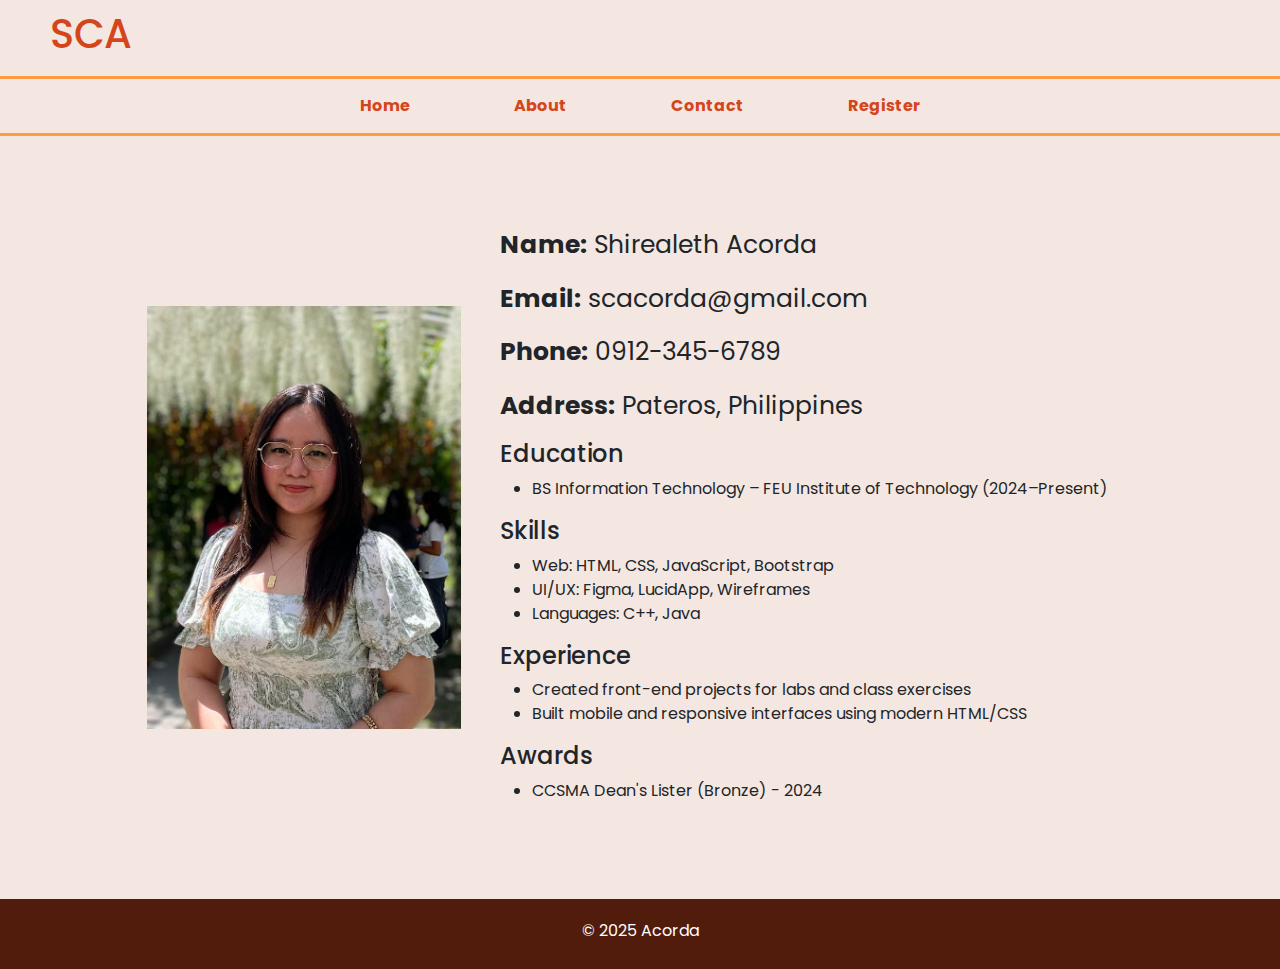
<file: about.html>
<!DOCTYPE html>
<html lang="en">
	<head>
		<meta charset="UTF-8">
		<meta name="viewport" content="width=device-width, initial-scale=1.0">
		<title>About - My Personal Website</title>
		<link href="https://cdn.jsdelivr.net/npm/bootstrap@5.3.3/dist/css/bootstrap.min.css" rel="stylesheet">
		<link href="https://fonts.googleapis.com/css2?family=Poppins&display=swap" rel="stylesheet">
		<link rel="stylesheet" href="style.css">
	</head>
	<body>
		<header>
			<h1>SCA</h1>
			<nav>
				<a class="menu" href="index.html">Home</a>
				<a class="menu" href="about.html">About</a>
				<a class="menu" href="contact.html">Contact</a>
				<a class="menu" href="register.html">Register</a>
			</nav>
		</header>
		<main>
			<section class = "contentcontainer">
				<div class = "aboutphoto">
					<img src = "aboutpic.png">
				</div>
				<div class = "aboutme">
					<p><strong>Name:</strong> Shirealeth Acorda</p>
					  <p><strong>Email:</strong> scacorda@gmail.com</p>
					  <p><strong>Phone:</strong> 0912-345-6789</p>
					  <p><strong>Address:</strong> Pateros, Philippines</p>

					  <h4>Education</h4>
					  <ul>
						<li>BS Information Technology – FEU Institute of Technology (2024–Present)</li>
					  </ul>

					  <h4>Skills</h4>
					  <ul>
						<li>Web: HTML, CSS, JavaScript, Bootstrap</li>
						<li>UI/UX: Figma, LucidApp, Wireframes</li>
						<li>Languages: C++, Java</li>
					  </ul>

					  <h4>Experience</h4>
					  <ul>
						<li>Created front-end projects for labs and class exercises</li>
						<li>Built mobile and responsive interfaces using modern HTML/CSS</li>
					  </ul>

					  <h4>Awards</h4>
					  <ul>
						<li>CCSMA Dean's Lister (Bronze) - 2024</li>
					  </ul>
				</div>
			</section>
		</main>
		<footer>
			<p class = "footertext">© 2025 Acorda</p>
		</footer>
	</body>
</html>
</file>
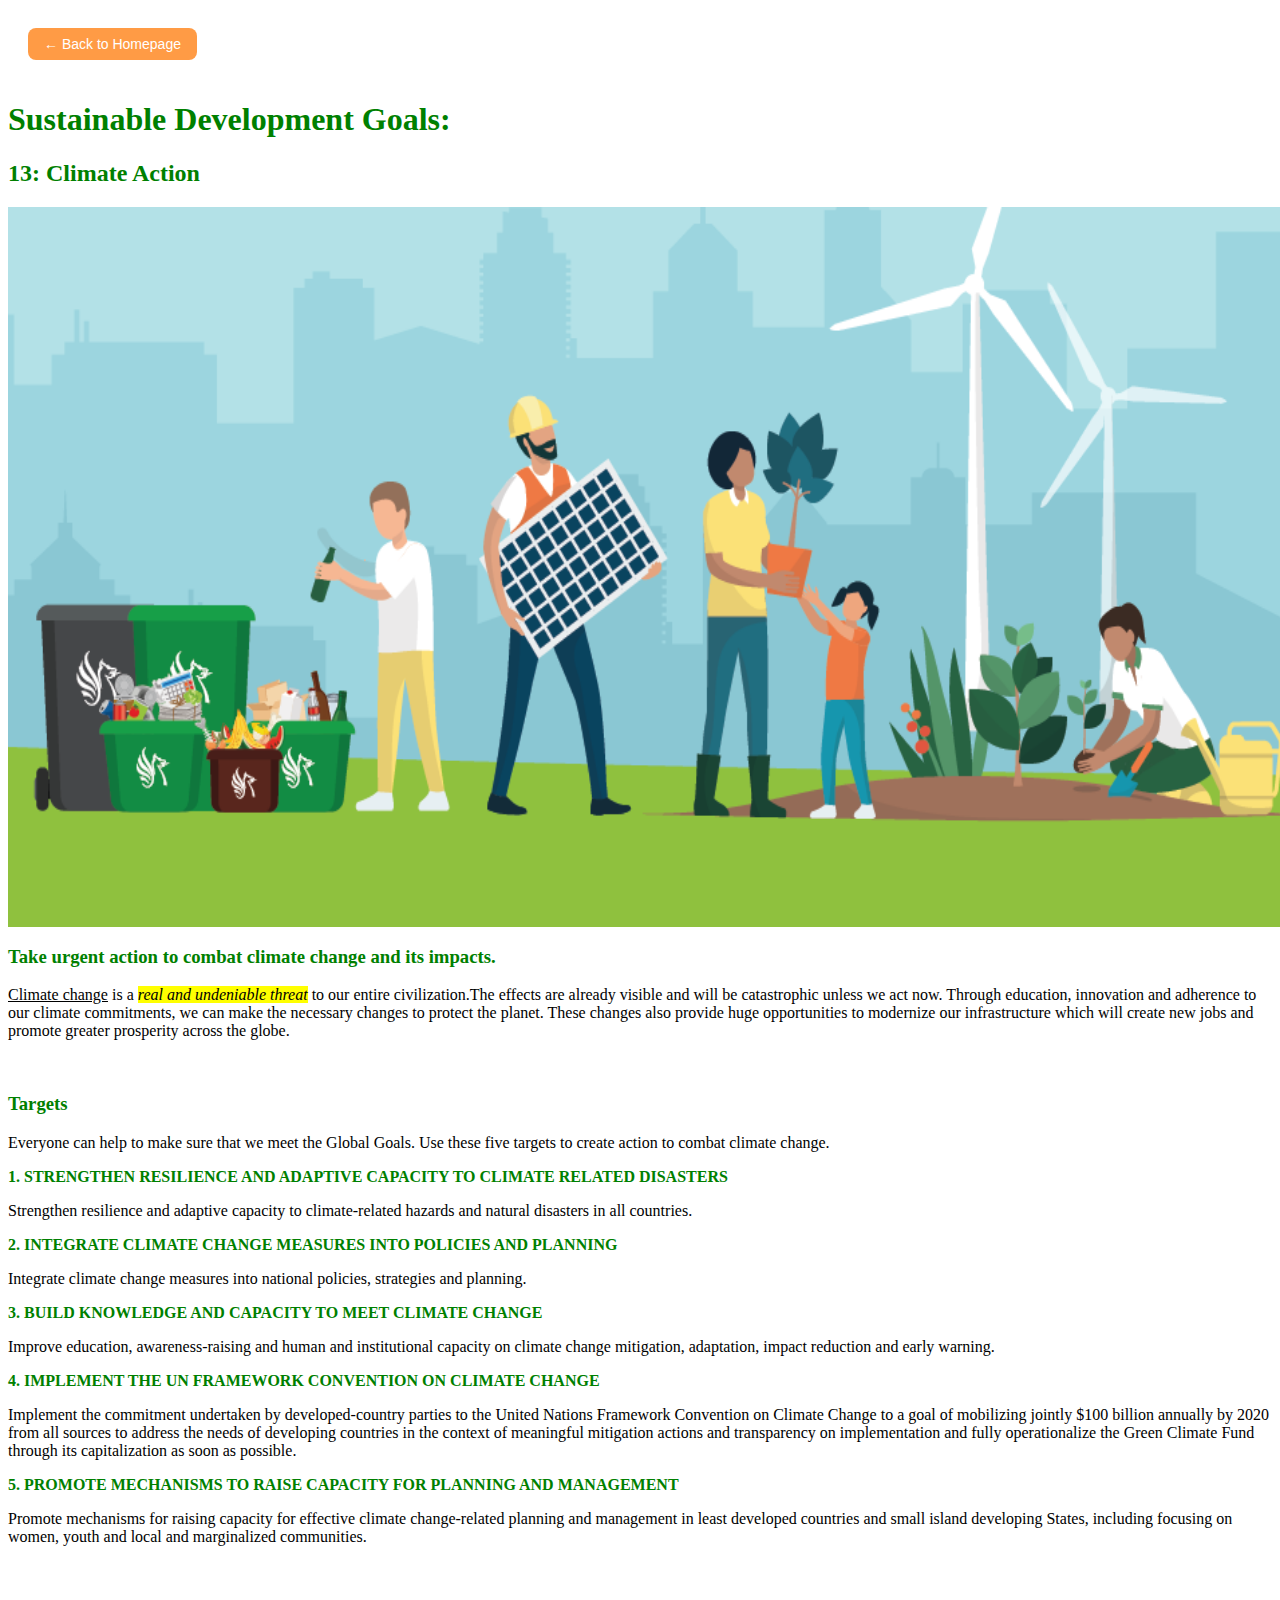
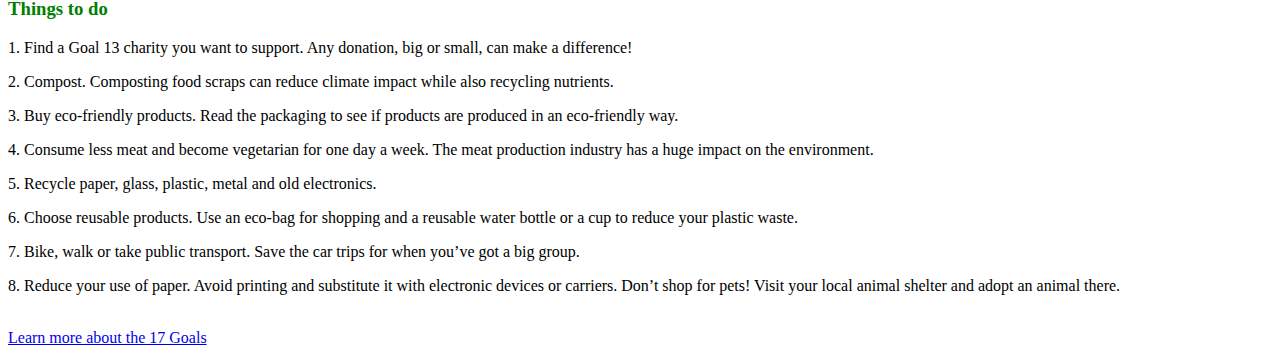
<file: Acorda_lab2.html>
<html>
	<head>
		<title>SDG 13: Climate Action</title>
		<style>
			a.back-button {
				display: inline-block;
				margin: 20px;
				padding: 8px 16px;
				background-color: #FF9B45;
				color: white;
				text-decoration: none;
				font-family: 'Poppins', sans-serif;
				font-size: 14px;
				border-radius: 8px;
				transition: background-color 0.3s ease;
			}

			a.back-button:hover {
				background-color: #D5451B;
			}
		</style>
	</head>
	<body>
		<font face = "Rockwell">
		<font color = "green">
		<a href="index.html" class="back-button">← Back to Homepage</a>
		<h1>Sustainable Development Goals:</h1>
		<h2>13: Climate Action</h2></font>
		<center>
		<img src = "Front cover acton plan.png" width = "1280" height = "720">
		</center>
		<font size = "3">
		<h3><font color = "green">Take urgent action to combat climate change and its impacts.</font></h3>
		<p><u>Climate change</u> is a <mark><i>real and undeniable threat</i></mark> to our entire civilization.The effects are already visible and will be catastrophic unless we act now. Through education, innovation and adherence to our climate commitments, we can make the necessary changes to protect the planet. These changes also provide huge opportunities to modernize our infrastructure which will create new jobs and promote greater prosperity across the globe.</p>
		<br>
		<h3><font color = "green">Targets</font></h3>
		<p>Everyone can help to make sure that we meet the Global Goals. Use these five targets to create action to combat climate change.</p>
		<p><b><font color = "green">1. STRENGTHEN RESILIENCE AND ADAPTIVE CAPACITY TO CLIMATE RELATED DISASTERS</font></b></p>
		<p>Strengthen resilience and adaptive capacity to climate-related hazards and natural disasters in all countries.</p>
		<p><b><font color = "green">2. INTEGRATE CLIMATE CHANGE MEASURES INTO POLICIES AND PLANNING</font></b></p>
		<p>Integrate climate change measures into national policies, strategies and planning.</p>
		<p><b><font color = "green">3. BUILD KNOWLEDGE AND CAPACITY TO MEET CLIMATE CHANGE</font></b></p>
		<p>Improve education, awareness-raising and human and institutional capacity on climate change mitigation, adaptation, impact reduction and early warning.</p>
		<p><b><font color = "green">4. IMPLEMENT THE UN FRAMEWORK CONVENTION ON CLIMATE CHANGE</font></b></p>
		<p>Implement the commitment undertaken by developed-country parties to the United Nations Framework Convention on Climate Change to a goal of mobilizing jointly $100 billion annually by 2020 from all sources to address the needs of developing countries in the context of meaningful mitigation actions and transparency on implementation and fully operationalize the Green Climate Fund through its capitalization as soon as possible.</p>
		<p><b><font color = "green">5. PROMOTE MECHANISMS TO RAISE CAPACITY FOR PLANNING AND MANAGEMENT</font></b></p>
		<p>Promote mechanisms for raising capacity for effective climate change-related planning and management in least developed countries and small island developing States, including focusing on women, youth and local and marginalized communities.</p>
		<br>
		<h3><font color = "green">Things to do</font></h3>
		<p>1. Find a Goal 13 charity you want to support. Any donation, big or small, can make a difference!</p>
		<p>2. Compost. Composting food scraps can reduce climate impact while also recycling nutrients.</p>
		<p>3. Buy eco-friendly products. Read the packaging to see if products are produced in an eco-friendly way.</p>
		<p>4. Consume less meat and become vegetarian for one day a week. The meat production industry has a huge impact on the environment.</p>
		<p>5. Recycle paper, glass, plastic, metal and old electronics.</p>
		<p>6. Choose reusable products. Use an eco-bag for shopping and a reusable water bottle or a cup to reduce your plastic waste.</p>
		<p>7. Bike, walk or take public transport. Save the car trips for when you’ve got a big group.</p>
		<p>8. Reduce your use of paper. Avoid printing and substitute it with electronic devices or carriers. Don’t shop for pets! Visit your local animal shelter and adopt an animal there.</p>
		<br>
		<a href = "https://sdgs.un.org/goals">Learn more about the 17 Goals</a>
		</font></font>
	</body>
</html>
</file>
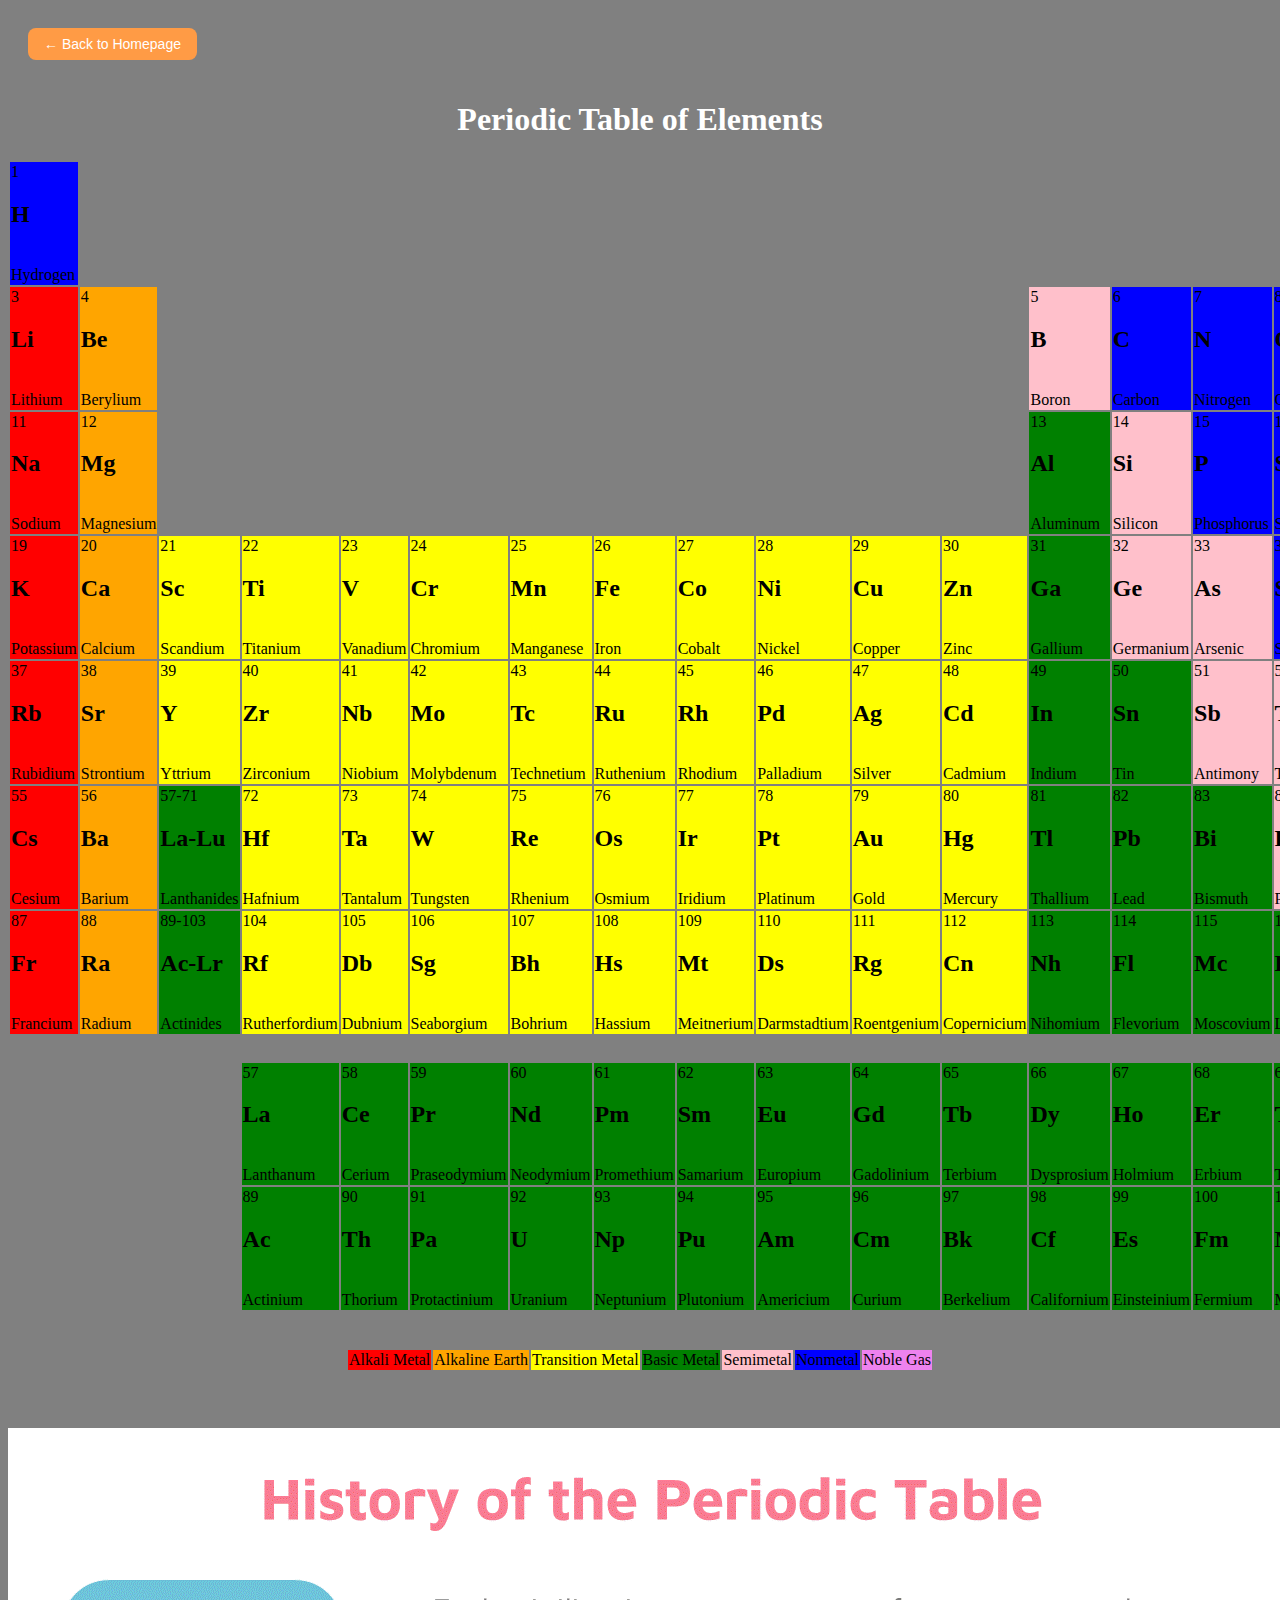
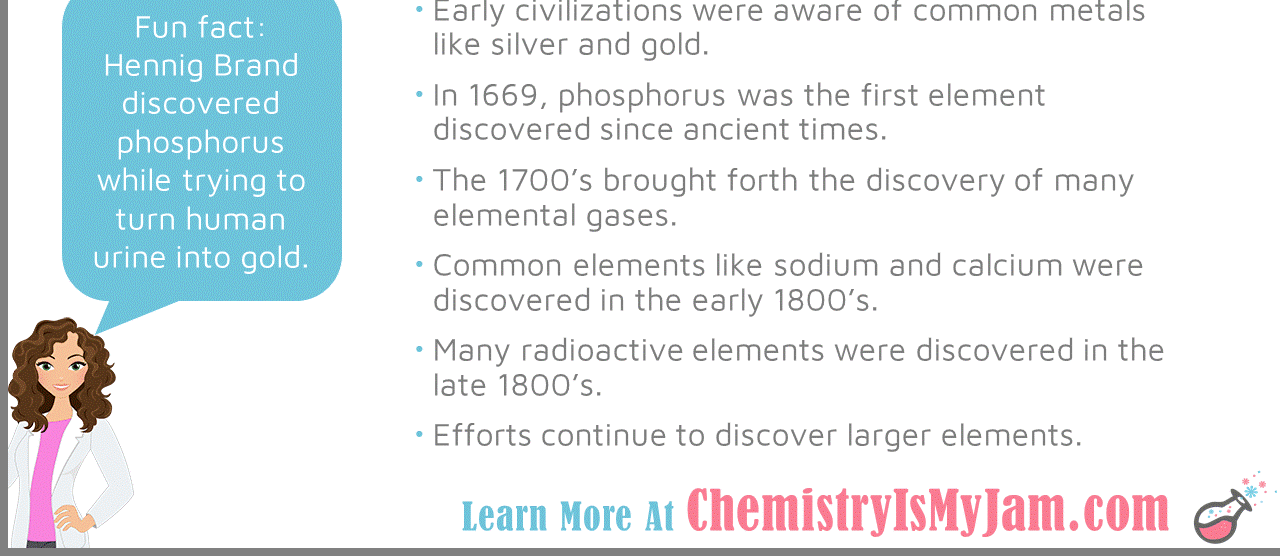
<file: Acorda_lab3.html>
<html>
	<head>
		<title>Periodic Table</title>
		<style>
			a.back-button {
				display: inline-block;
				margin: 20px;
				padding: 8px 16px;
				background-color: #FF9B45;
				color: white;
				text-decoration: none;
				font-family: 'Poppins', sans-serif;
				font-size: 14px;
				border-radius: 8px;
				transition: background-color 0.3s ease;
			}

			a.back-button:hover {
				background-color: #D5451B;
			}
		</style>
	</head>
	<body bgcolor = "gray">
		<font face = "Rockwell">
		<a href="index.html" class="back-button">← Back to Homepage</a>
		<center>
			<h1><font color = "white">Periodic Table of Elements</font></h1>
			<table width = "100%">
					<tr>
						<td bgcolor = "blue">1<br><h2>H</h2><br>Hydrogen</td>
						<td colspan = "16" border = "0"> </td>
						<td bgcolor = "violet">2<br><h2>He</h2><br>Helium</td>
					</tr>
					<tr>
						<td bgcolor = "red">3<br><h2>Li</h2><br>Lithium</td>
						<td bgcolor = "orange">4<br><h2>Be</h2><br>Berylium</td>
						<td colspan = "10"> </td>
						<td bgcolor = "pink">5<br><h2>B</h2><br>Boron</td>
						<td bgcolor = "blue">6<br><h2>C</h2><br>Carbon</td>
						<td bgcolor = "blue">7<br><h2>N</h2><br>Nitrogen</td>
						<td bgcolor = "blue">8<br><h2>O</h2><br>Oxygen</td>
						<td bgcolor = "violet">9<br><h2>F</h2><br>Fluorine</td>
						<td bgcolor = "violet">10<br><h2>Ne</h2><br>Neon</td>
					</tr>
					<tr>
						<td bgcolor = "red">11<br><h2>Na</h2><br>Sodium</td>
						<td bgcolor = "orange">12<br><h2>Mg</h2><br>Magnesium</td>
						<td colspan = "10"> </td>
						<td bgcolor = "green">13<br><h2>Al</h2><br>Aluminum</td>
						<td bgcolor = "pink">14<br><h2>Si</h2><br>Silicon</td>
						<td bgcolor = "blue">15<br><h2>P</h2><br>Phosphorus</td>
						<td bgcolor = "blue">16<br><h2>S</h2><br>Sulfur</td>
						<td bgcolor = "violet">17<br><h2>Cl</h2><br>Chlorine</td>
						<td bgcolor = "violet">18<br><h2>Ar</h2><br>Argon</td>
					</tr>
					<tr>
						<td bgcolor = "red">19<br><h2>K</h2><br>Potassium</td>
						<td bgcolor = "orange">20<br><h2>Ca</h2><br>Calcium</td>
						<td bgcolor = "yellow">21<br><h2>Sc</h2><br>Scandium</td>
						<td bgcolor = "yellow">22<br><h2>Ti</h2><br>Titanium</td>
						<td bgcolor = "yellow">23<br><h2>V</h2><br>Vanadium</td>
						<td bgcolor = "yellow">24<br><h2>Cr</h2><br>Chromium</td>
						<td bgcolor = "yellow">25<br><h2>Mn</h2><br>Manganese</td>
						<td bgcolor = "yellow">26<br><h2>Fe</h2><br>Iron</td>
						<td bgcolor = "yellow">27<br><h2>Co</h2><br>Cobalt</td>
						<td bgcolor = "yellow">28<br><h2>Ni</h2><br>Nickel</td>
						<td bgcolor = "yellow">29<br><h2>Cu</h2><br>Copper</td>
						<td bgcolor = "yellow">30<br><h2>Zn</h2><br>Zinc</td>
						<td bgcolor = "green">31<br><h2>Ga</h2><br>Gallium</td>
						<td bgcolor = "pink">32<br><h2>Ge</h2><br>Germanium</td>
						<td bgcolor = "pink">33<br><h2>As</h2><br>Arsenic</td>
						<td bgcolor = "blue">34<br><h2>Se</h2><br>Selenium</td>
						<td bgcolor = "violet">35<br><h2>Br</h2><br>Bromine</td>
						<td bgcolor = "violet">36<br><h2>Kr</h2><br>Krypton</td>
					</tr>
					<tr>
						<td bgcolor = "red">37<br><h2>Rb</h2><br>Rubidium</td>
						<td bgcolor = "orange">38<br><h2>Sr</h2><br>Strontium</td>
						<td bgcolor = "yellow">39<br><h2>Y</h2><br>Yttrium</td>
						<td bgcolor = "yellow">40<br><h2>Zr</h2><br>Zirconium</td>
						<td bgcolor = "yellow">41<br><h2>Nb</h2><br>Niobium</td>
						<td bgcolor = "yellow">42<br><h2>Mo</h2><br>Molybdenum</td>
						<td bgcolor = "yellow">43<br><h2>Tc</h2><br>Technetium</td>
						<td bgcolor = "yellow">44<br><h2>Ru</h2><br>Ruthenium</td>
						<td bgcolor = "yellow">45<br><h2>Rh</h2><br>Rhodium</td>
						<td bgcolor = "yellow">46<br><h2>Pd</h2><br>Palladium</td>
						<td bgcolor = "yellow">47<br><h2>Ag</h2><br>Silver</td>
						<td bgcolor = "yellow">48<br><h2>Cd</h2><br>Cadmium</td>
						<td bgcolor = "green">49<br><h2>In</h2><br>Indium</td>
						<td bgcolor = "green">50<br><h2>Sn</h2><br>Tin</td>
						<td bgcolor = "pink">51<br><h2>Sb</h2><br>Antimony</td>
						<td bgcolor = "pink">52<br><h2>Te</h2><br>Tellurium</td>
						<td bgcolor = "violet">53<br><h2>I</h2><br>Iodine</td>
						<td bgcolor = "violet">54<br><h2>Xe</h2><br>Xenon</td>
					</tr>
					<tr>
						<td bgcolor = "red">55<br><h2>Cs</h2><br>Cesium</td>
						<td bgcolor = "orange">56<br><h2>Ba</h2><br>Barium</td>
						<td bgcolor = "green">57-71<br><h2>La-Lu</h2><br>Lanthanides</td>
						<td bgcolor = "yellow">72<br><h2>Hf</h2><br>Hafnium</td>
						<td bgcolor = "yellow">73<br><h2>Ta</h2><br>Tantalum</td>
						<td bgcolor = "yellow">74<br><h2>W</h2><br>Tungsten</td>
						<td bgcolor = "yellow">75<br><h2>Re</h2><br>Rhenium</td>
						<td bgcolor = "yellow">76<br><h2>Os</h2><br>Osmium</td>
						<td bgcolor = "yellow">77<br><h2>Ir</h2><br>Iridium</td>
						<td bgcolor = "yellow">78<br><h2>Pt</h2><br>Platinum</td>
						<td bgcolor = "yellow">79<br><h2>Au</h2><br>Gold</td>
						<td bgcolor = "yellow">80<br><h2>Hg</h2><br>Mercury</td>
						<td bgcolor = "green">81<br><h2>Tl</h2><br>Thallium</td>
						<td bgcolor = "green">82<br><h2>Pb</h2><br>Lead</td>
						<td bgcolor = "green">83<br><h2>Bi</h2><br>Bismuth</td>
						<td bgcolor = "pink">84<br><h2>Po</h2><br>Polonium</td>
						<td bgcolor = "violet">85<br><h2>At</h2><br>Astatine</td>
						<td bgcolor = "violet">86<br><h2>Rn</h2><br>Radon</td>
					</tr>
					<tr>
						<td bgcolor = "red">87<br><h2>Fr</h2><br>Francium</td>
						<td bgcolor = "orange">88<br><h2>Ra</h2><br>Radium</td>
						<td bgcolor = "green">89-103<br><h2>Ac-Lr</h2><br>Actinides</td>
						<td bgcolor = "yellow">104<br><h2>Rf</h2><br>Rutherfordium</td>
						<td bgcolor = "yellow">105<br><h2>Db</h2><br>Dubnium</td>
						<td bgcolor = "yellow">106<br><h2>Sg</h2><br>Seaborgium</td>
						<td bgcolor = "yellow">107<br><h2>Bh</h2><br>Bohrium</td>
						<td bgcolor = "yellow">108<br><h2>Hs</h2><br>Hassium</td>
						<td bgcolor = "yellow">109<br><h2>Mt</h2><br>Meitnerium</td>
						<td bgcolor = "yellow">110<br><h2>Ds</h2><br>Darmstadtium</td>
						<td bgcolor = "yellow">111<br><h2>Rg</h2><br>Roentgenium</td>
						<td bgcolor = "yellow">112<br><h2>Cn</h2><br>Copernicium</td>
						<td bgcolor = "green">113<br><h2>Nh</h2><br>Nihomium</td>
						<td bgcolor = "green">114<br><h2>Fl</h2><br>Flevorium</td>
						<td bgcolor = "green">115<br><h2>Mc</h2><br>Moscovium</td>
						<td bgcolor = "green">116<br><h2>Lv</h2><br>Livermorium</td>
						<td bgcolor = "violet">117<br><h2>Ts</h2><br>Tennessine</td>
						<td bgcolor = "violet">118<br><h2>Og</h2><br>Oganesson</td>
					</tr>
					<tr>
						<td colspan = "18" height = "25"> </td>
					</tr>
					<tr>
						<td rowspan = "2"> </td>
						<td rowspan = "2"> </td>
						<td rowspan = "2"> </td>
						<td bgcolor = "green">57<br><h2>La</h2><br>Lanthanum</td>
						<td bgcolor = "green">58<br><h2>Ce</h2><br>Cerium</td>
						<td bgcolor = "green">59<br><h2>Pr</h2><br>Praseodymium</td>
						<td bgcolor = "green">60<br><h2>Nd</h2><br>Neodymium</td>
						<td bgcolor = "green">61<br><h2>Pm</h2><br>Promethium</td>
						<td bgcolor = "green">62<br><h2>Sm</h2><br>Samarium</td>
						<td bgcolor = "green">63<br><h2>Eu</h2><br>Europium</td>
						<td bgcolor = "green">64<br><h2>Gd</h2><br>Gadolinium</td>
						<td bgcolor = "green">65<br><h2>Tb</h2><br>Terbium</td>
						<td bgcolor = "green">66<br><h2>Dy</h2><br>Dysprosium</td>
						<td bgcolor = "green">67<br><h2>Ho</h2><br>Holmium</td>
						<td bgcolor = "green">68<br><h2>Er</h2><br>Erbium</td>
						<td bgcolor = "green">69<br><h2>Tm</h2><br>Thulium</td>
						<td bgcolor = "green">70<br><h2>Yb</h2><br>Ytterbium</td>
						<td bgcolor = "green">71<br><h2>Lu</h2><br>Lutetium</td>
					</tr>
					<tr>
						<td bgcolor = "green">89<br><h2>Ac</h2><br>Actinium</td>
						<td bgcolor = "green">90<br><h2>Th</h2><br>Thorium</td>
						<td bgcolor = "green">91<br><h2>Pa</h2><br>Protactinium</td>
						<td bgcolor = "green">92<br><h2>U</h2><br>Uranium</td>
						<td bgcolor = "green">93<br><h2>Np</h2><br>Neptunium</td>
						<td bgcolor = "green">94<br><h2>Pu</h2><br>Plutonium</td>
						<td bgcolor = "green">95<br><h2>Am</h2><br>Americium</td>
						<td bgcolor = "green">96<br><h2>Cm</h2><br>Curium</td>
						<td bgcolor = "green">97<br><h2>Bk</h2><br>Berkelium</td>
						<td bgcolor = "green">98<br><h2>Cf</h2><br>Californium</td>
						<td bgcolor = "green">99<br><h2>Es</h2><br>Einsteinium</td>
						<td bgcolor = "green">100<br><h2>Fm</h2><br>Fermium</td>
						<td bgcolor = "green">101<br><h2>Md</h2><br>Mendelevium</td>
						<td bgcolor = "green">102<br><h2>No</h2><br>Nobelium</td>
						<td bgcolor = "green">103<br><h2>Lr</h2><br>Lawrencium</td>
					</tr>
			</table>
			<br><br>
			<table>
				<tr>
					<td bgcolor = "red">Alkali Metal</td>
					<td bgcolor = "orange">Alkaline Earth</td>
					<td bgcolor = "yellow">Transition Metal</td>
					<td bgcolor = "green">Basic Metal</td>
					<td bgcolor = "pink">Semimetal</td>
					<td bgcolor = "blue">Nonmetal</td>
					<td bgcolor = "violet">Noble Gas</td>
				<tr>
			</table>
			<br><br><br>
			<a href = "https://chemistryismyjam.com/"><img src = "History-of-the-Periodic-Table.gif"></a>
		</center>
		</font>
	</body>
</html>
</file>
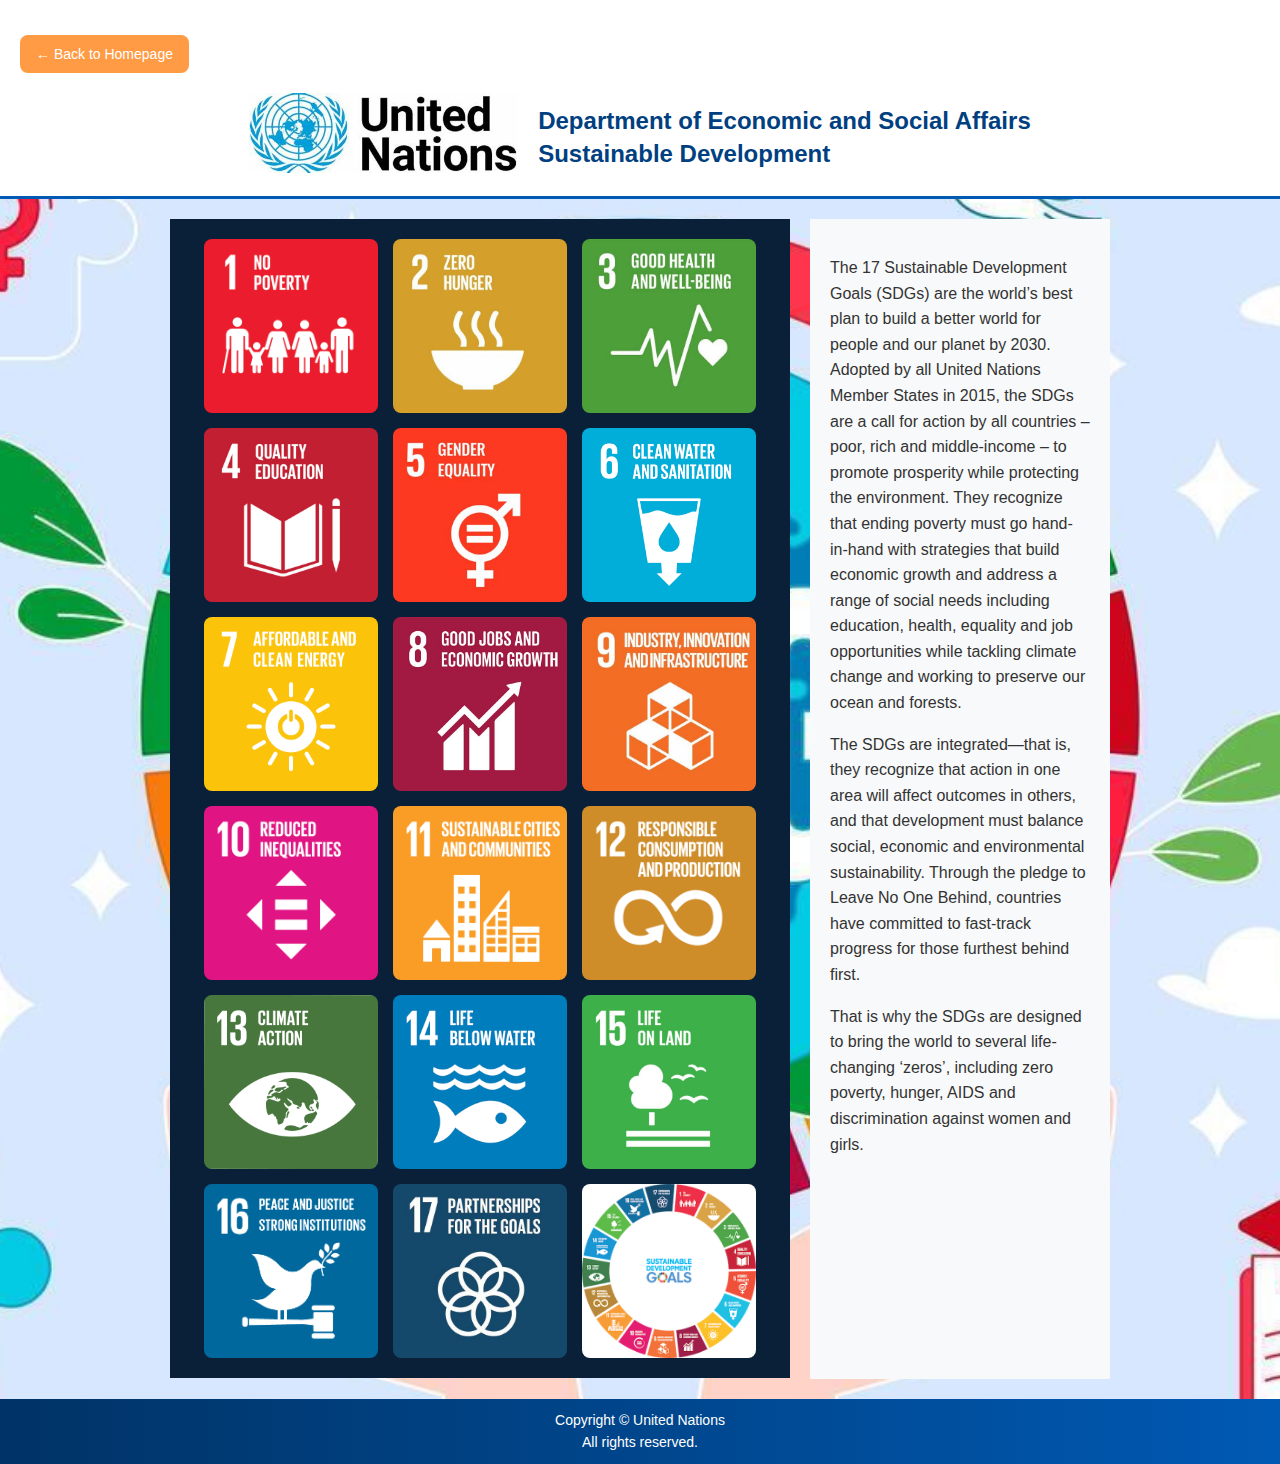
<file: Acorda_lab5.html>
<!DOCTYPE html>
<html lang="en">
<head>
    <meta charset="UTF-8">
    <meta name="viewport" content="width=device-width, initial-scale=1.0">
    <title>SDGs</title>
	<link rel="stylesheet" href="960.css" type = "text/css">
    <link rel="stylesheet" href="lab5style.css">
	<style>
		a.back-button {
			display: inline-block;
			margin: 20px;
			padding: 8px 16px;
			background-color: #FF9B45;
			color: white;
			text-decoration: none;
			font-family: 'Poppins', sans-serif;
			font-size: 14px;
			border-radius: 8px;
			transition: background-color 0.3s ease;
		}

		a.back-button:hover {
			background-color: #D5451B;
		}
	</style>
</head>
<body>
	<div class="header">
	<a href="index.html" class="back-button">← Back to Homepage</a>
	  <div class="container_12">
		<div class="grid_12 headerContent">
		  <div class="imgContainer">
			<img src="un logo.jpg" alt="UN Logo" class="logo">
		  </div>
		  <div class="headerTitle">
			Department of Economic and Social Affairs<br>
			Sustainable Development
		  </div>
		</div>
	  </div>
	</div>
	<div class = "container_12 content">
	<div class = "grid_8 main">
		<a href="https://sdgs.un.org/goals/goal1"><img src = "1.png" class = "sdg"></a>
		<a href="https://sdgs.un.org/goals/goal2"><img src = "2.jpg" class = "sdg"></a>
		<a href="https://sdgs.un.org/goals/goal3"><img src = "3.jpg" class = "sdg"></a>
		<a href="https://sdgs.un.org/goals/goal4"><img src = "4.jpg" class = "sdg"></a>
		<a href="https://sdgs.un.org/goals/goal5"><img src = "5.jpg" class = "sdg"></a>
		<a href="https://sdgs.un.org/goals/goal6"><img src = "6.png" class = "sdg"></a>
		<a href="https://sdgs.un.org/goals/goal7"><img src = "7.png" class = "sdg"></a>
		<a href="https://sdgs.un.org/goals/goal8"><img src = "8.jpg" class = "sdg"></a>
		<a href="https://sdgs.un.org/goals/goal9"><img src = "9.jpg" class = "sdg"></a>
		<a href="https://sdgs.un.org/goals/goal10"><img src = "10.png" class = "sdg"></a>
		<a href="https://sdgs.un.org/goals/goal11"><img src = "11.png" class = "sdg"></a>
		<a href="https://sdgs.un.org/goals/goal12"><img src = "12.png" class = "sdg"></a>
		<a href="https://sdgs.un.org/goals/goal13"><img src = "13.png" class = "sdg"></a>
		<a href="https://sdgs.un.org/goals/goal14"><img src = "14.png" class = "sdg"></a>
		<a href="https://sdgs.un.org/goals/goal15"><img src = "15.jpg" class = "sdg"></a>
		<a href="https://sdgs.un.org/goals/goal16"><img src = "16.png" class = "sdg"></a>
		<a href="https://sdgs.un.org/goals/goal17"><img src = "17.jpg" class = "sdg"></a>
		<a href="https://sdgs.un.org/goals"><img src = "sdglogo.png" class = "sdg"></a>
	</div>
	<div class = "grid_4 side">
		<p>The 17 Sustainable Development Goals (SDGs) are the world’s best plan to build a better world for people and our planet by 2030. Adopted by all United Nations Member States in 2015, the SDGs are a call for action by all countries – poor, rich and middle-income – to promote prosperity while protecting the environment. They recognize that ending poverty must go hand-in-hand with strategies that build economic growth and address a range of social needs including education, health, equality and job opportunities while tackling climate change and working to preserve our ocean and forests.
		</p>
		<p>
		The SDGs are integrated—that is, they recognize that action in one area will affect outcomes in others, and that development must balance social, economic and environmental sustainability. Through the pledge to Leave No One Behind, countries have committed to fast-track progress for those furthest behind first.
		</p>
		<p>
		That is why the SDGs are designed to bring the world to several life-changing ‘zeros’, including zero poverty, hunger, AIDS and discrimination against women and girls.
		</p>
	</div>
	<div class="clear"></div>
	</div>
	<div class = "container_12 footer">
		Copyright © United Nations
		<br>
		All rights reserved.
	</div>
</body>
</html>
</file>
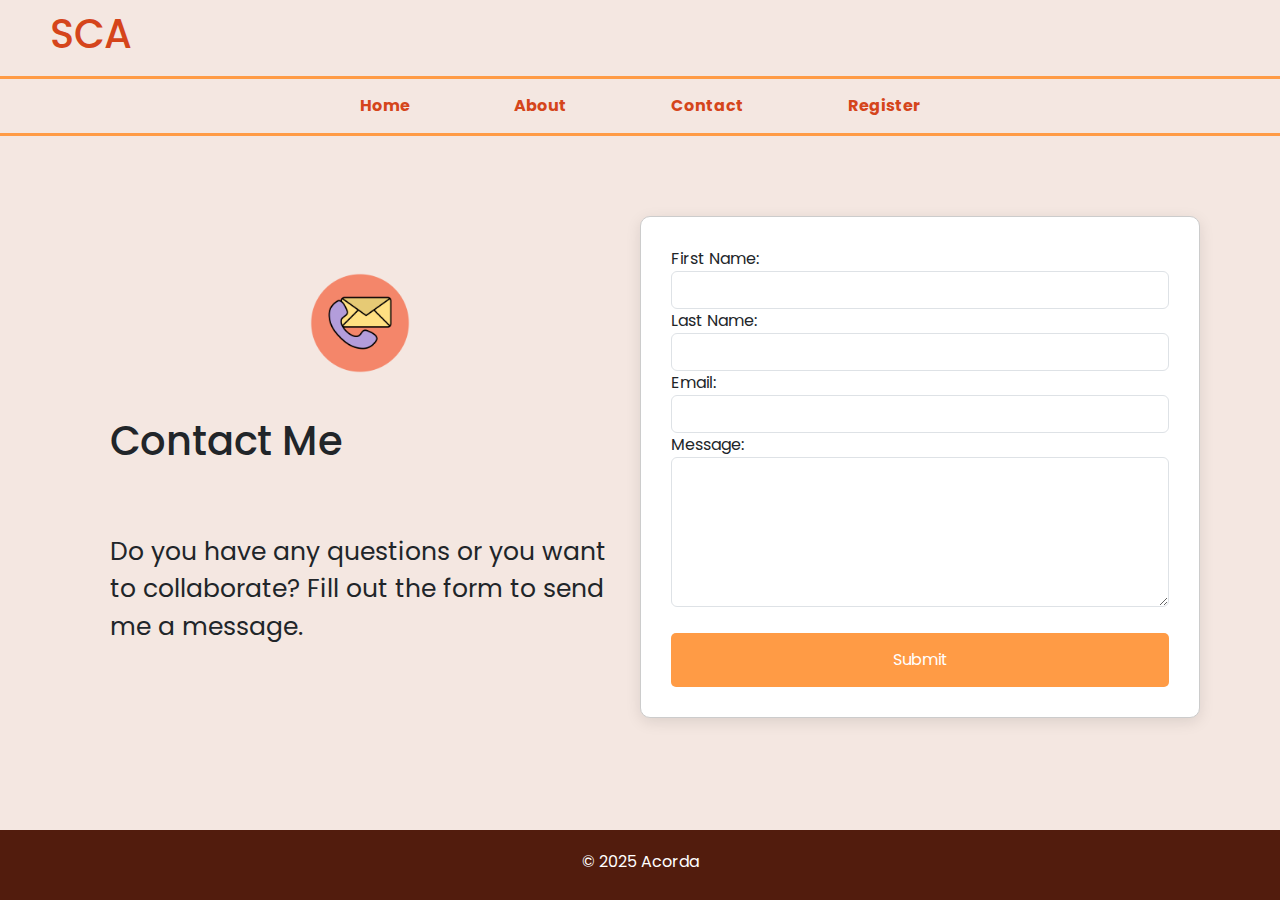
<file: contact.html>
<!DOCTYPE html>
<html lang="en">
	<head>
		<meta charset="UTF-8">
		<meta name="viewport" content="width=device-width, initial-scale=1.0">
		<title>Contact - My Personal Website</title>
		<link href="https://cdn.jsdelivr.net/npm/bootstrap@5.3.3/dist/css/bootstrap.min.css" rel="stylesheet">
		<link href="https://fonts.googleapis.com/css2?family=Poppins&display=swap" rel="stylesheet">
		<link rel="stylesheet" href="style.css">
	</head>
	<body>
	<div class = "pagewrap">
		<header>
			<h1>SCA</h1>
			<nav>
				<a class="menu" href="index.html">Home</a>
				<a class="menu" href="about.html">About</a>
				<a class="menu" href="contact.html">Contact</a>
				<a class="menu" href="register.html">Register</a>
			</nav>
		</header>
		<main>
			<section class = "contentcontainer">
				<div class = "contact">
				<img src = "contact.png">
				<br>
				<h3>Contact Me</h3>
				<br><br>
				<p>Do you have any questions or you want to collaborate? Fill out the form
				to send me a message.</p>
				</div>
				<div class = "forminput">
					<form id="contactForm">
					  <div>
						First Name:
						<input type="text" name="contactField" id="firstname" class="form-control">
					  </div>

					  <div>
						Last Name:
						<input type="text" name="contactField" id="lastname" class="form-control">
					  </div>

					  <div>
						Email:
						<input type="email" name="contactField" id="email" class="form-control">
					  </div>

					  <div>
						Message:
						<textarea name="contactField" id="message" class="form-control"></textarea>
					  </div>

					  <p id="feedback" style="color: red; margin-top: 10px;"></p>
					  <button class="button" type="submit">Submit</button>
					</form>
				</div>
			</section>
		</main>
	</div>
		<footer>
			<p class = "footertext">© 2025 Acorda</p>
		</footer>
		
		<script>
		  const scriptURL = 'https://script.google.com/macros/s/AKfycbzDt0CSNa0jBZlNU3dIqbw6Osj8A9Zs6Y8FsdZ-sytfnVgkP8g3uuUItoqxR4zIzPDx/exec';
		  const form = document.getElementById('contactForm');

		  form.addEventListener('submit', function (e) {
			e.preventDefault();

			const fields = form.querySelectorAll('[name="contactField"]');
			let allFilled = true;

			document.getElementById("feedback").innerText = "";
			fields.forEach(field => field.classList.remove("error"));

			for (let i = 0; i < fields.length; i++) {
			  if (fields[i].value.trim() === "") {
				fields[i].classList.add("error");
				allFilled = false;
			  }
			}

			if (!allFilled) {
			  document.getElementById("feedback").innerText = "Please fill out all fields.";
			  return;
			}

			const formDataObj = new FormData();
			formDataObj.append('firstname', document.getElementById('firstname').value.trim());
			formDataObj.append('lastname', document.getElementById('lastname').value.trim());
			formDataObj.append('email', document.getElementById('email').value.trim());
			formDataObj.append('message', document.getElementById('message').value.trim());

			fetch(scriptURL, {
			  method: 'POST',
			  body: formDataObj
			})
			.then(response => {
			  alert('You have successfully sent your message!');
			  if (confirm('Would you like to create a new message?')) {
				form.reset();
			  } else {
				window.location.href = 'index.html';
			  }
			})
			.catch(error => {
			  alert('There was an error submitting the form. Please try again.');
			  console.error('Error!', error.message);
			});
		  });
		</script>
	</body>
</html>
</file>
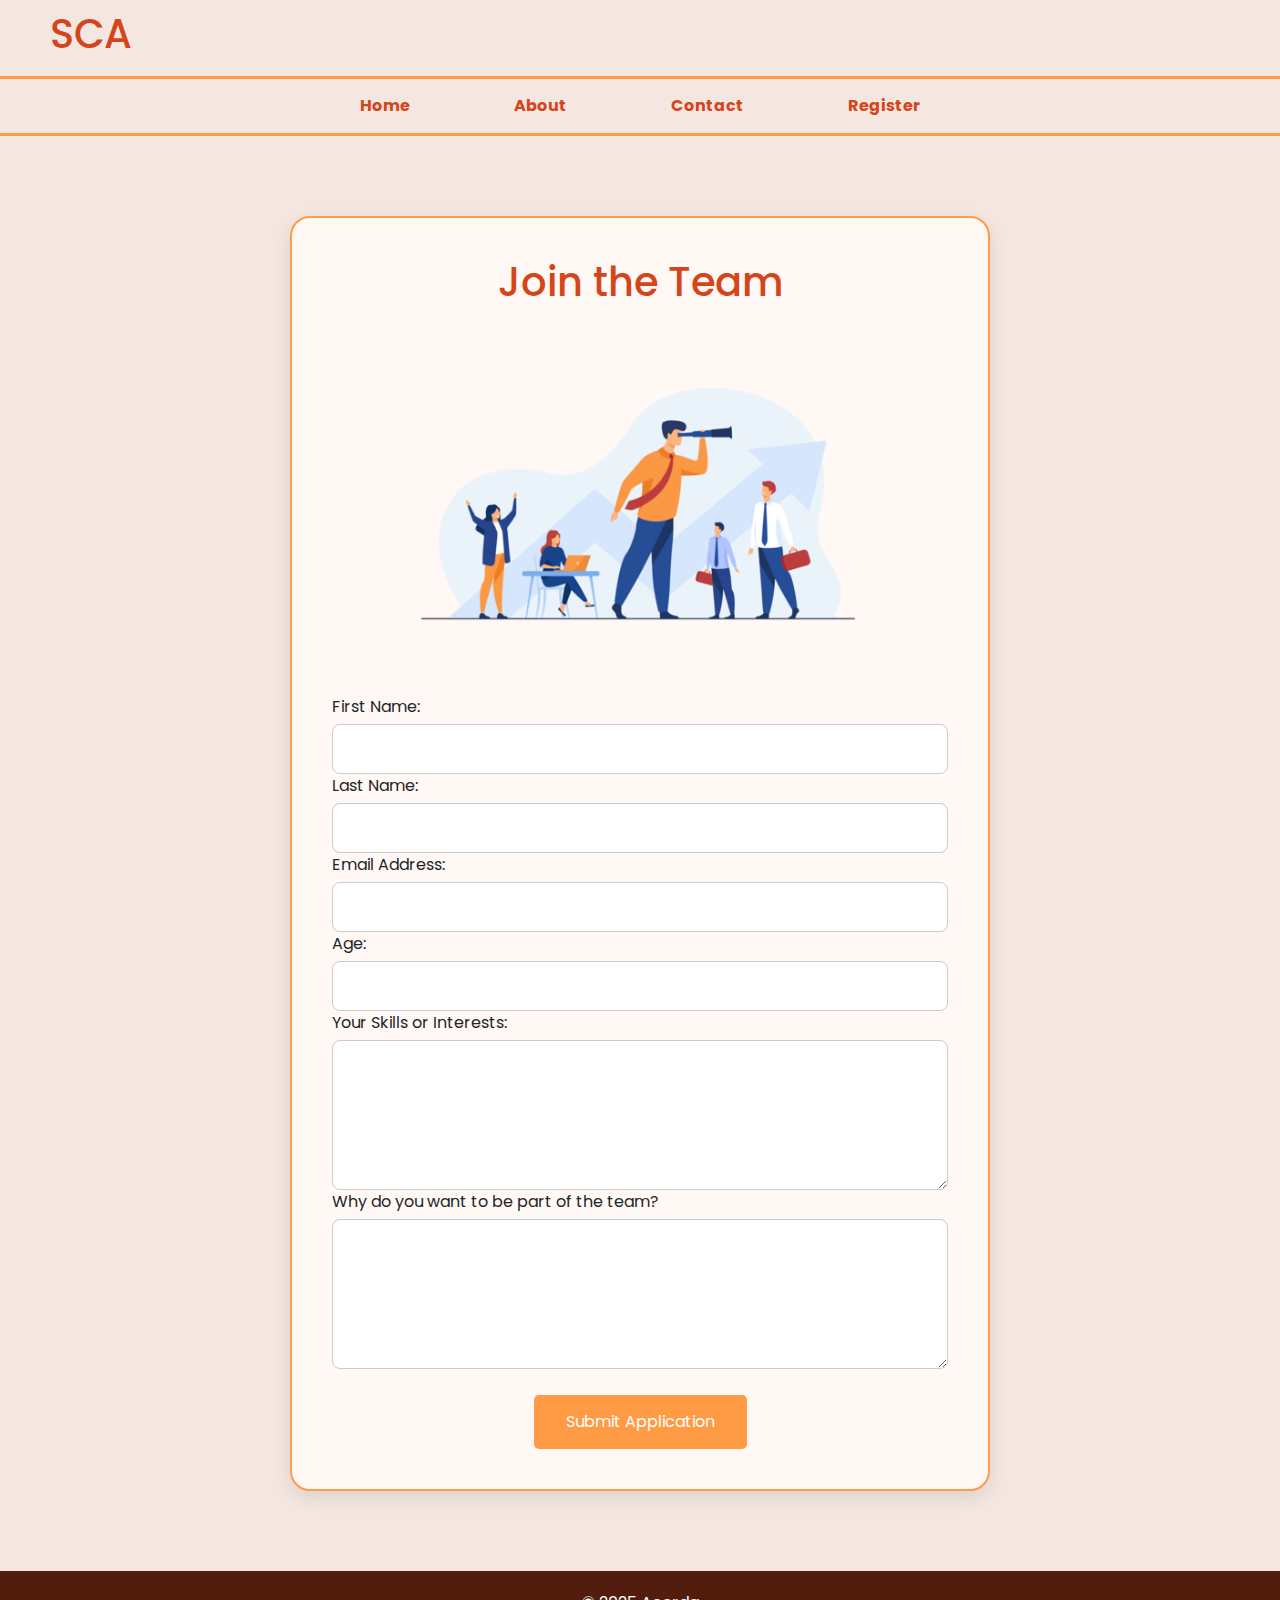
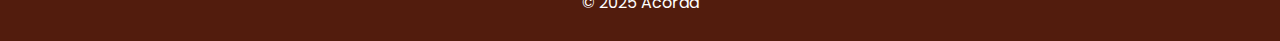
<file: register.html>
<!DOCTYPE html>
<html lang="en">
<head>
  <meta charset="UTF-8" />
  <meta name="viewport" content="width=device-width, initial-scale=1.0"/>
  <title>Register - My Personal Website</title>
  <link href="https://cdn.jsdelivr.net/npm/bootstrap@5.3.3/dist/css/bootstrap.min.css" rel="stylesheet" />
  <link href="https://fonts.googleapis.com/css2?family=Poppins&display=swap" rel="stylesheet" />
  <link rel="stylesheet" href="style.css" />
</head>
<body>
  <div class="pagewrap">
    <header>
      <h1>SCA</h1>
      <nav>
        <a class="menu" href="index.html">Home</a>
        <a class="menu" href="about.html">About</a>
        <a class="menu" href="contact.html">Contact</a>
        <a class="menu" href="register.html">Register</a>
      </nav>
    </header>

    <main>
      <section class="register-container">
        <h3>Join the Team</h3>
		<img src = "team.png">
        <form id="registerForm">
			<div>
			  First Name:
			  <input type="text" name="registerField" id="reg_firstname" class="form-control">
			</div>

			<div>
			  Last Name:
			  <input type="text" name="registerField" id="reg_lastname" class="form-control">
			</div>

			<div>
			  Email Address:
			  <input type="email" name="registerField" id="reg_email" class="form-control">
			</div>

			<div>
			  Age:
			  <input type="number" name="registerField" id="reg_age" class="form-control" min="19" max="30">
			</div>

			<div>
			  Your Skills or Interests:
			  <textarea name="registerField" id="reg_skills" class="form-control"></textarea>
			</div>

			<div>
			  Why do you want to be part of the team?
			  <textarea name="registerField" id="reg_motivation" class="form-control"></textarea>
			</div>

			<p id="reg_feedback" style="color: red; margin-top: 10px;"></p>

			<div style="text-align: center;">
			  <button class="button" type="submit">Submit Application</button>
			</div>
		  </form>
      </section>
    </main>

    <footer>
      <p class="footertext">© 2025 Acorda</p>
    </footer>
  </div>

  <script>
	const form = document.getElementById("registerForm");
	const scriptURL = 'https://script.google.com/macros/s/AKfycbz7f4eS58DDZUAPgply1j3hxdhX18XiB6kr4uBejWbBTPMXGUfJFf-ZLWbdZAjPg2WO/exec';

	form.addEventListener('submit', function (e) {
    e.preventDefault();

    const fields = form.querySelectorAll('[name="registerField"]');
    let allFilled = true;

    document.getElementById("reg_feedback").innerText = "";
    fields.forEach(field => field.classList.remove("error"));

    for (let i = 0; i < fields.length; i++) {
      if (fields[i].value.trim() === "") {
        fields[i].classList.add("error");
        allFilled = false;
      }
    }

    if (!allFilled) {
      document.getElementById("reg_feedback").innerText = "Please fill out all fields.";
      return;
    }

    const formDataObj = new FormData();
    formDataObj.append('firstname', document.getElementById('reg_firstname').value.trim());
    formDataObj.append('lastname', document.getElementById('reg_lastname').value.trim());
    formDataObj.append('email', document.getElementById('reg_email').value.trim());
    formDataObj.append('age', document.getElementById('reg_age').value.trim());
    formDataObj.append('skills', document.getElementById('reg_skills').value.trim());
    formDataObj.append('motivation', document.getElementById('reg_motivation').value.trim());

    fetch(scriptURL, {
      method: 'POST',
      body: formDataObj
    })
    .then(response => {
      alert('Your registration has been submitted for evaluation. Thank you!');
      if (confirm('Do you want to register again?')) {
        form.reset();
      } else {
        window.location.href = 'index.html';
      }
    })
    .catch(error => {
      alert('There was an error submitting the form. Please try again.');
      console.error('Error!', error.message);
    });
  });
  </script>
</body>
</html>
</file>
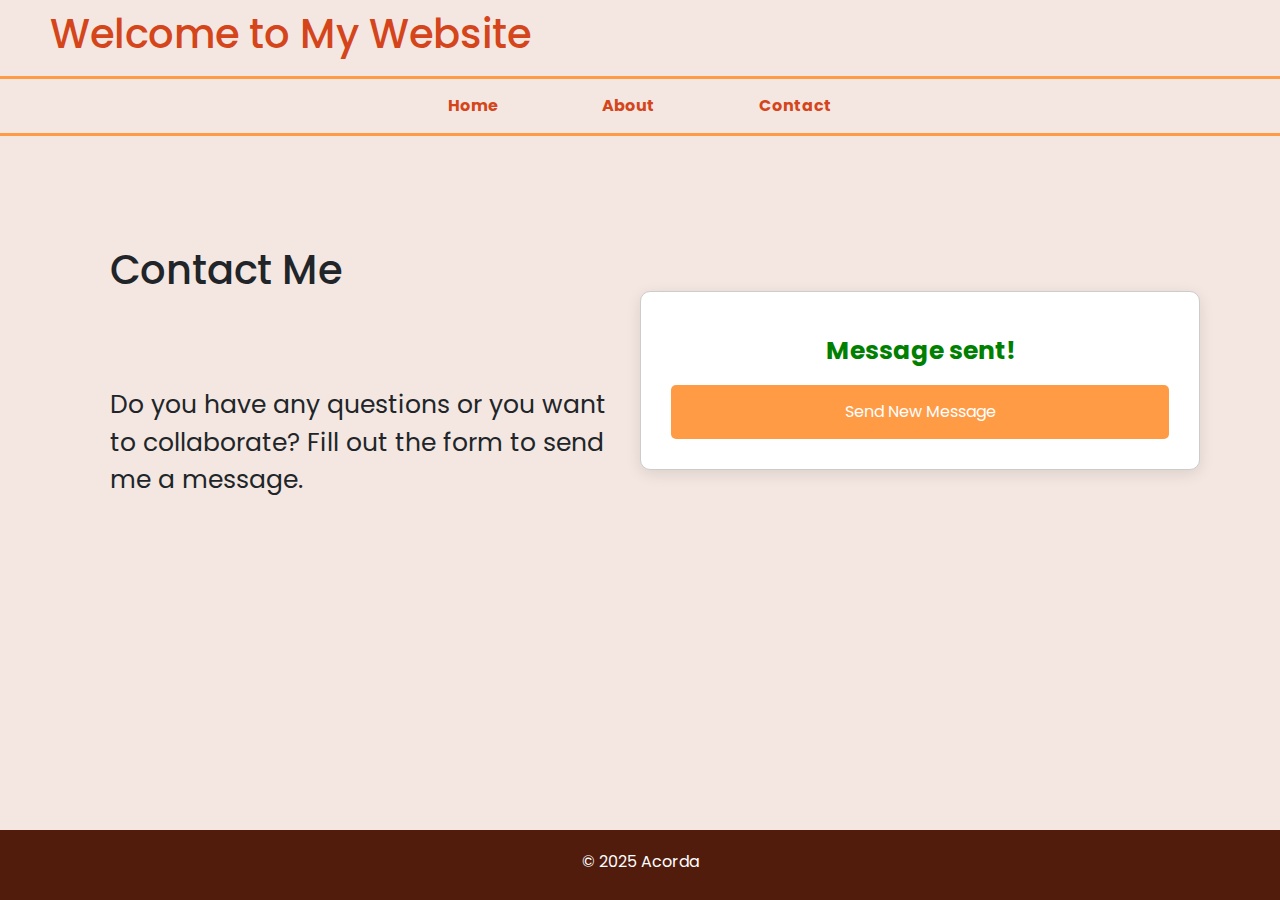
<file: sent.html>
<!DOCTYPE html>
<html lang="en">
	<head>
		<meta charset="UTF-8">
		<meta name="viewport" content="width=device-width, initial-scale=1.0">
		<title>Contact - My Personal Website</title>
		<link href="https://cdn.jsdelivr.net/npm/bootstrap@5.3.3/dist/css/bootstrap.min.css" rel="stylesheet">
		<link href="https://fonts.googleapis.com/css2?family=Poppins&display=swap" rel="stylesheet">
		<link rel="stylesheet" href="style.css">
	</head>
	<body>
	<div class = "pagewrap">
		<header>
			<h1>Welcome to My Website</h1>
			<nav>
			<a class = "menu" href="index.html">Home</a>
			<a class = "menu" href="about.html">About</a>
			<a class = "menu" href="contact.html">Contact</a>
			</nav>
		</header>
		<main>
			<section class = "contentcontainer">
				<div class = "contact">
				<h3>Contact Me</h3>
				<br><br><br>
				<p>Do you have any questions or you want to collaborate? Fill out the form
				to send me a message.</p>
				</div>
				<div class = "forminput">
				<form action="contact.html">
					<p class="sent">Message sent!</p>
					<button type="submit" class="button">Send New Message</button>
				</form>
				</div>
			</section>
		</main>
	</div>
		<footer>
			<p class = "footertext">© 2025 Acorda</p>
		</footer>
	</body>
</html>
</file>
<file: style.css>
html, body {
	height: 100%;
	margin: 0;
	padding: 0;
	display: flex;
	flex-direction: column;
}

body {
	background-color: #F4E7E1;
	font-family: 'Poppins', sans-serif;
	font-weight: 400;
	margin: 0;
	padding: 0;
}

.pagewrap {
	flex: 1;
}

#splash-screen {
  position: fixed;
  top: 0;
  left: 0;
  width: 100vw;
  height: 100vh;
  background: black;
  z-index: 9999;
  overflow: hidden;
}

#splash-video {
  width: 100vw;
  height: 100vh;
  object-fit: cover;
}

#actualcontent {
  display: none;
}

.fade-out {
  animation: fadeOut 1s ease forwards;
}

@keyframes fadeOut {
  to {
    opacity: 0;
    visibility: hidden;
  }
}

h1 {
	text-align: left;
	color: #D5451B;
	padding: 10px;
	padding-left: 50px;
}

header {
	text-align: center;
}

.headercontainer {
  display: flex;
  justify-content: space-between;
  align-items: center;
  padding: 10px 50px;
}

.dark-mode {
  background-color: #121212;
  color: #ffffff;
}

.dark-mode h2{
	color: black;
}

.dark-mode a {
  color: #ffb347;
}

.dark-mode header {
  background-color: #1e1e1e;
}

.dark-mode .card {
  background-color: #2a2a2a;
  color: white;
}

.dark-mode .sidebar {
  background-color: #1f1f1f;
  border-color: #444;
  color: #fff;
}

.dark-mode .featured-project-link {
  background-color: #2a2a2a;
  border-color: #444;
}

.dark-mode .featured-project-link:hover {
  background-color: #333;
}

.dark-mode .fp-text h5 {
  color: #ffb347;
}

.dark-mode .fp-text p {
  color: #ccc;
}

.dark-mode .featured-project img {
  border-color: #ffb347;
}

nav {
	border-bottom: 3px solid #FF9B45;
	border-top: 3px solid #FF9B45;
	padding: 15px;
}

.menu {
	color: #D5451B; 
	text-decoration: none; 
	font-weight: bold;
	padding: 20px;
	margin: 30px;
}

.menu:hover {
	color: white;
}

main {
	padding: 30px;
}

.maincontent {
	display: flex;
	flex-wrap: wrap;
	justify-content: space-between;
	gap: 30px;
	margin-bottom: 50px;
}

section {
	margin: 30px;
}

.infocontainer {
	max-width: 100%;
    padding: 50px;
	padding-left: 80px;
    margin: auto;
    border: 1px solid #ccc;
    border-radius: 30px;
    box-sizing: border-box;
	background: linear-gradient(#FF9B45, #D5451B);
	display: flex;
	flex: 1 1 65%;
    flex-wrap: wrap;
    justify-content: center;
	align-content: center;
	box-shadow: 0 4px 20px rgba(0, 0, 0, 0.2);
}

.intro {
	text-align: justify;
	width: 60%;
	padding-top: 40px;
}

.togaphoto {
	width: 35%;
	display: flex;
	justify-content: center;
    align-items: center;
}

.togaphoto img{
	max-width: 80%;
	height: auto;
}

.sidebar {
	flex: 1 1 30%;
	max-width: 320px;
	background-color: #fff8f4;
	border: 2px solid #FF9B45;
	border-radius: 20px;
	padding: 30px;
	box-shadow: 0 4px 15px rgba(0, 0, 0, 0.1);
}

.sidebar h4 {
	color: #D5451B;
	font-size: 28px;
	margin-bottom: 20px;
	text-align: center;
}

.featured-project-link {
	display: block;
	width: 100%;
	text-decoration: none;
	color: inherit;
	border-radius: 15px;
	transition: background-color 0.3s ease, box-shadow 0.3s ease, transform 0.2s ease;
	margin-bottom: 15px;
}

.featured-project-link:hover {
	background-color: #FFE5D2;
	box-shadow: 0 6px 12px rgba(0, 0, 0, 0.1);
	transform: scale(1.01);
}

.featured-project {
	display: flex;
	width: 100%;
	gap: 15px;
	padding: 15px;
	box-sizing: border-box;
	align-items: flex-start;
}

.featured-project img {
	width: 100px;
	height: 100px;
	object-fit: cover;
	border-radius: 12px;
	border: 2px solid #FF9B45;
	flex-shrink: 0;
}

.fp-text {
	flex-grow: 1;
}

.fp-text h5 {
	margin: 0 0 5px 0;
	font-size: 18px;
	color: #D5451B;
}

.fp-text p {
	margin: 0;
	font-size: 14px;
	color: #333;
	line-height: 1.4;
}

h2 {
	margin: 0px;
	font-size: 60px;
	color: white;
}

h3 {
	font-size: 40px;
	margin-bottom: 10px;
}

p {
	font-size: 25px;
	margin-top: 10px;
}

.card-title {
	color: #D5451B;
}

.card {
	border-radius: 20px;
	box-shadow: 0 4px 12px rgba(0, 0, 0, 0.1);
	transition: transform 0.3s ease;
}

.card:hover {
	transform: translateY(-5px);
	box-shadow: 0 8px 20px rgba(0, 0, 0, 0.15);
}

.contentcontainer {
	max-width: 100%;
    padding: 50px;
    margin: auto;
	display: flex;
    flex-wrap: wrap;
    justify-content: center;
	align-content: center;
}

.aboutphoto {
	width: 35%;
	display: flex;
	justify-content: center;
    align-items: center;
}

.aboutphoto img{
	width: 80%;
	height: auto;
}

.aboutme {
	text-align: justify;
	width: 60%;
	justify-content: center;
    align-items: center;
}

.aboutme h3 {
	margin-bottom: 30px;
}

.contact {
	width: 50%;
	display: flex;
	flex-direction: column;
	justify-content: center;
	align-items: flex-start;
	text-align: left;
	padding: 30px;
}

.contact img {
	display: block;
	margin: 0 auto 20px auto;
	max-width: 20%;
	height: auto;
}

.forminput {
	width: 50%;
	display: flex;
	justify-content: center;
	align-items: center;
	padding: 30px;
	margin: auto;
	border: 1px solid #ccc;
	border-radius: 10px;
	box-sizing: border-box;
	background-color: white;
	box-shadow: 0 4px 15px rgba(0, 0, 0, 0.1);
}

form {
	display: flex;
	flex-direction: column;
	width: 100%;
	height: auto;
}

textarea {
	height: 150px;
}

.button {
	background-color:#FF9B45;
	border: none;
	border-radius: 5px;
	color: white;
	padding: 15px 32px;
	text-align: center;
	font-size: 16px;
	cursor: pointer;
	transition: background-color 0.3s ease;
}

.button:hover {
	background-color: #D5451B;
	color: white;
}

.button:active {
	transform: scale(0.95);
	box-shadow: 0 2px 10px rgba(0, 0, 0, 0.2);
}

.error {
  border: 2px solid red !important;
}

.register-container {
  max-width: 700px;
  margin: 50px auto;
  background-color: #fff8f4;
  border: 2px solid #FF9B45;
  border-radius: 20px;
  padding: 40px;
  box-shadow: 0 6px 18px rgba(0, 0, 0, 0.1);
}

.register-container h3 {
  text-align: center;
  color: #D5451B;
  margin-bottom: 30px;
}

.register-container img {
  display: block;
  margin: 0 auto 30px auto;
  max-width: 80%;
  height: auto;
}

.register-container label {
  font-weight: bold;
  margin-top: 15px;
  display: block;
  color: #333;
}

.register-container input,
.register-container textarea {
  width: 100%;
  padding: 12px;
  margin-top: 5px;
  border-radius: 8px;
  border: 1px solid #ccc;
  font-family: 'Poppins', sans-serif;
  font-size: 16px;
}

.register-container textarea {
  resize: vertical;
  min-height: 100px;
}

.sent {
	text-align: center;
	color: green;
	font-weight: bold;
}

footer {
	background-color: #521C0D;
    color: #fff;
    text-align: center;
    padding: 10px;
    width: 100%;
    bottom: 0;
}

.footertext {
	font-size: 16px;
}
</file>
<file: 960.css>
/*
  960 Grid System ~ Core CSS.
  Learn more ~ http://960.gs/

  Licensed under GPL and MIT.
*/

/*
  Forces backgrounds to span full width,
  even if there is horizontal scrolling.
  Increase this if your layout is wider.

  Note: IE6 works fine without this fix.
*/

body {
  min-width: 960px;
}

/* `Container
----------------------------------------------------------------------------------------------------*/

.container_12,
.container_16 {
  margin-left: auto;
  margin-right: auto;
  width: 960px;
}

/* `Grid >> Global
----------------------------------------------------------------------------------------------------*/

.grid_1,
.grid_2,
.grid_3,
.grid_4,
.grid_5,
.grid_6,
.grid_7,
.grid_8,
.grid_9,
.grid_10,
.grid_11,
.grid_12,
.grid_13,
.grid_14,
.grid_15,
.grid_16 {
  display: inline;
  float: left;
  margin-left: 10px;
  margin-right: 10px;
}

.push_1, .pull_1,
.push_2, .pull_2,
.push_3, .pull_3,
.push_4, .pull_4,
.push_5, .pull_5,
.push_6, .pull_6,
.push_7, .pull_7,
.push_8, .pull_8,
.push_9, .pull_9,
.push_10, .pull_10,
.push_11, .pull_11,
.push_12, .pull_12,
.push_13, .pull_13,
.push_14, .pull_14,
.push_15, .pull_15 {
  position: relative;
}

.container_12 .grid_3,
.container_16 .grid_4 {
  width: 220px;
}

.container_12 .grid_6,
.container_16 .grid_8 {
  width: 460px;
}

.container_12 .grid_9,
.container_16 .grid_12 {
  width: 700px;
}

.container_12 .grid_12,
.container_16 .grid_16 {
  width: 940px;
}

/* `Grid >> Children (Alpha ~ First, Omega ~ Last)
----------------------------------------------------------------------------------------------------*/

.alpha {
  margin-left: 0;
}

.omega {
  margin-right: 0;
}

/* `Grid >> 12 Columns
----------------------------------------------------------------------------------------------------*/

.container_12 .grid_1 {
  width: 60px;
}

.container_12 .grid_2 {
  width: 140px;
}

.container_12 .grid_4 {
  width: 300px;
}

.container_12 .grid_5 {
  width: 380px;
}

.container_12 .grid_7 {
  width: 540px;
}

.container_12 .grid_8 {
  width: 620px;
}

.container_12 .grid_10 {
  width: 780px;
}

.container_12 .grid_11 {
  width: 860px;
}

/* `Grid >> 16 Columns
----------------------------------------------------------------------------------------------------*/

.container_16 .grid_1 {
  width: 40px;
}

.container_16 .grid_2 {
  width: 100px;
}

.container_16 .grid_3 {
  width: 160px;
}

.container_16 .grid_5 {
  width: 280px;
}

.container_16 .grid_6 {
  width: 340px;
}

.container_16 .grid_7 {
  width: 400px;
}

.container_16 .grid_9 {
  width: 520px;
}

.container_16 .grid_10 {
  width: 580px;
}

.container_16 .grid_11 {
  width: 640px;
}

.container_16 .grid_13 {
  width: 760px;
}

.container_16 .grid_14 {
  width: 820px;
}

.container_16 .grid_15 {
  width: 880px;
}

/* `Prefix Extra Space >> Global
----------------------------------------------------------------------------------------------------*/

.container_12 .prefix_3,
.container_16 .prefix_4 {
  padding-left: 240px;
}

.container_12 .prefix_6,
.container_16 .prefix_8 {
  padding-left: 480px;
}

.container_12 .prefix_9,
.container_16 .prefix_12 {
  padding-left: 720px;
}

/* `Prefix Extra Space >> 12 Columns
----------------------------------------------------------------------------------------------------*/

.container_12 .prefix_1 {
  padding-left: 80px;
}

.container_12 .prefix_2 {
  padding-left: 160px;
}

.container_12 .prefix_4 {
  padding-left: 320px;
}

.container_12 .prefix_5 {
  padding-left: 400px;
}

.container_12 .prefix_7 {
  padding-left: 560px;
}

.container_12 .prefix_8 {
  padding-left: 640px;
}

.container_12 .prefix_10 {
  padding-left: 800px;
}

.container_12 .prefix_11 {
  padding-left: 880px;
}

/* `Prefix Extra Space >> 16 Columns
----------------------------------------------------------------------------------------------------*/

.container_16 .prefix_1 {
  padding-left: 60px;
}

.container_16 .prefix_2 {
  padding-left: 120px;
}

.container_16 .prefix_3 {
  padding-left: 180px;
}

.container_16 .prefix_5 {
  padding-left: 300px;
}

.container_16 .prefix_6 {
  padding-left: 360px;
}

.container_16 .prefix_7 {
  padding-left: 420px;
}

.container_16 .prefix_9 {
  padding-left: 540px;
}

.container_16 .prefix_10 {
  padding-left: 600px;
}

.container_16 .prefix_11 {
  padding-left: 660px;
}

.container_16 .prefix_13 {
  padding-left: 780px;
}

.container_16 .prefix_14 {
  padding-left: 840px;
}

.container_16 .prefix_15 {
  padding-left: 900px;
}

/* `Suffix Extra Space >> Global
----------------------------------------------------------------------------------------------------*/

.container_12 .suffix_3,
.container_16 .suffix_4 {
  padding-right: 240px;
}

.container_12 .suffix_6,
.container_16 .suffix_8 {
  padding-right: 480px;
}

.container_12 .suffix_9,
.container_16 .suffix_12 {
  padding-right: 720px;
}

/* `Suffix Extra Space >> 12 Columns
----------------------------------------------------------------------------------------------------*/

.container_12 .suffix_1 {
  padding-right: 80px;
}

.container_12 .suffix_2 {
  padding-right: 160px;
}

.container_12 .suffix_4 {
  padding-right: 320px;
}

.container_12 .suffix_5 {
  padding-right: 400px;
}

.container_12 .suffix_7 {
  padding-right: 560px;
}

.container_12 .suffix_8 {
  padding-right: 640px;
}

.container_12 .suffix_10 {
  padding-right: 800px;
}

.container_12 .suffix_11 {
  padding-right: 880px;
}

/* `Suffix Extra Space >> 16 Columns
----------------------------------------------------------------------------------------------------*/

.container_16 .suffix_1 {
  padding-right: 60px;
}

.container_16 .suffix_2 {
  padding-right: 120px;
}

.container_16 .suffix_3 {
  padding-right: 180px;
}

.container_16 .suffix_5 {
  padding-right: 300px;
}

.container_16 .suffix_6 {
  padding-right: 360px;
}

.container_16 .suffix_7 {
  padding-right: 420px;
}

.container_16 .suffix_9 {
  padding-right: 540px;
}

.container_16 .suffix_10 {
  padding-right: 600px;
}

.container_16 .suffix_11 {
  padding-right: 660px;
}

.container_16 .suffix_13 {
  padding-right: 780px;
}

.container_16 .suffix_14 {
  padding-right: 840px;
}

.container_16 .suffix_15 {
  padding-right: 900px;
}

/* `Push Space >> Global
----------------------------------------------------------------------------------------------------*/

.container_12 .push_3,
.container_16 .push_4 {
  left: 240px;
}

.container_12 .push_6,
.container_16 .push_8 {
  left: 480px;
}

.container_12 .push_9,
.container_16 .push_12 {
  left: 720px;
}

/* `Push Space >> 12 Columns
----------------------------------------------------------------------------------------------------*/

.container_12 .push_1 {
  left: 80px;
}

.container_12 .push_2 {
  left: 160px;
}

.container_12 .push_4 {
  left: 320px;
}

.container_12 .push_5 {
  left: 400px;
}

.container_12 .push_7 {
  left: 560px;
}

.container_12 .push_8 {
  left: 640px;
}

.container_12 .push_10 {
  left: 800px;
}

.container_12 .push_11 {
  left: 880px;
}

/* `Push Space >> 16 Columns
----------------------------------------------------------------------------------------------------*/

.container_16 .push_1 {
  left: 60px;
}

.container_16 .push_2 {
  left: 120px;
}

.container_16 .push_3 {
  left: 180px;
}

.container_16 .push_5 {
  left: 300px;
}

.container_16 .push_6 {
  left: 360px;
}

.container_16 .push_7 {
  left: 420px;
}

.container_16 .push_9 {
  left: 540px;
}

.container_16 .push_10 {
  left: 600px;
}

.container_16 .push_11 {
  left: 660px;
}

.container_16 .push_13 {
  left: 780px;
}

.container_16 .push_14 {
  left: 840px;
}

.container_16 .push_15 {
  left: 900px;
}

/* `Pull Space >> Global
----------------------------------------------------------------------------------------------------*/

.container_12 .pull_3,
.container_16 .pull_4 {
  left: -240px;
}

.container_12 .pull_6,
.container_16 .pull_8 {
  left: -480px;
}

.container_12 .pull_9,
.container_16 .pull_12 {
  left: -720px;
}

/* `Pull Space >> 12 Columns
----------------------------------------------------------------------------------------------------*/

.container_12 .pull_1 {
  left: -80px;
}

.container_12 .pull_2 {
  left: -160px;
}

.container_12 .pull_4 {
  left: -320px;
}

.container_12 .pull_5 {
  left: -400px;
}

.container_12 .pull_7 {
  left: -560px;
}

.container_12 .pull_8 {
  left: -640px;
}

.container_12 .pull_10 {
  left: -800px;
}

.container_12 .pull_11 {
  left: -880px;
}

/* `Pull Space >> 16 Columns
----------------------------------------------------------------------------------------------------*/

.container_16 .pull_1 {
  left: -60px;
}

.container_16 .pull_2 {
  left: -120px;
}

.container_16 .pull_3 {
  left: -180px;
}

.container_16 .pull_5 {
  left: -300px;
}

.container_16 .pull_6 {
  left: -360px;
}

.container_16 .pull_7 {
  left: -420px;
}

.container_16 .pull_9 {
  left: -540px;
}

.container_16 .pull_10 {
  left: -600px;
}

.container_16 .pull_11 {
  left: -660px;
}

.container_16 .pull_13 {
  left: -780px;
}

.container_16 .pull_14 {
  left: -840px;
}

.container_16 .pull_15 {
  left: -900px;
}

/* `Clear Floated Elements
----------------------------------------------------------------------------------------------------*/

/* http://sonspring.com/journal/clearing-floats */

.clear {
  clear: both;
  display: block;
  overflow: hidden;
  visibility: hidden;
  width: 0;
  height: 0;
}

/* http://www.yuiblog.com/blog/2010/09/27/clearfix-reloaded-overflowhidden-demystified */

.clearfix:before,
.clearfix:after,
.container_12:before,
.container_12:after,
.container_16:before,
.container_16:after {
  content: '.';
  display: block;
  overflow: hidden;
  visibility: hidden;
  font-size: 0;
  line-height: 0;
  width: 0;
  height: 0;
}

.clearfix:after,
.container_12:after,
.container_16:after {
  clear: both;
}

/*
  The following zoom:1 rule is specifically for IE6 + IE7.
  Move to separate stylesheet if invalid CSS is a problem.
*/

.clearfix,
.container_12,
.container_16 {
  zoom: 1;
}
</file>
<file: lab5style.css>
body, html {
  margin: 0;
  padding: 0;
}

* {
  box-sizing: border-box;
}

.header {
  background-color: white;
  color: black;
  padding: 15px 0;
  border-bottom: 3px solid #0059b3;
  width: 100%;
}

body {
  font-family: 'Open Sans', Arial, sans-serif;
  color: #333333;
  line-height: 1.6;
  background-image: url("bg.jpg");
  background-repeat: no-repeat;
  background-size: cover;
  background-position: center;
}

.container_12 {
  margin: 0 auto;
}

.headerContent {
  display: flex;
  justify-content: center;  
  align-items: center;      
  gap: 20px;                
}

.imgContainer img {
  height: 80px;
}

.headerTitle {
  font-family: Arial, sans-serif;
  font-size: 24px;
  font-weight: 700;
  line-height: 1.4;
  text-align: left;
  color: #004080;
}

.content {
  margin-top: 20px;
  background: transparent;
  overflow: hidden; 
  margin-bottom: 20px;
}

.main {
  display: flex;
  flex-wrap: wrap;            
  justify-content: center;    
  gap: 15px;                  
  padding: 20px;            
  background-color: #092038; 
}

.main a {
  display: block;
  width: 30%;
  max-width: 100%;
  text-align: center;
}

.side {
  font-size: 16px;
  padding: 20px;
  background-color: #F8F9FA;
  height: 1160px;
}

.sdg {
  width: 100%;
  height: auto;
  max-width: 100%;
  transition: transform 0.3s ease, box-shadow 0.3s ease;
  border-radius: 8px;
  display: block;
}

.sdg:hover {
  transform: scale(1.05);
  box-shadow: 0 6px 12px rgba(0,0,0,0.15);
  cursor: pointer;
}

.grid_8, .grid_4 {
  box-sizing: border-box;
}

.clear {
  clear: both;
}

.footer{
	background: linear-gradient(90deg, #003366, #0059b3);
    color: #fff;
	font-size: 14px;
    text-align: center;
    padding: 10px;
    width: 100%;
    bottom: 0;
}
</file>
